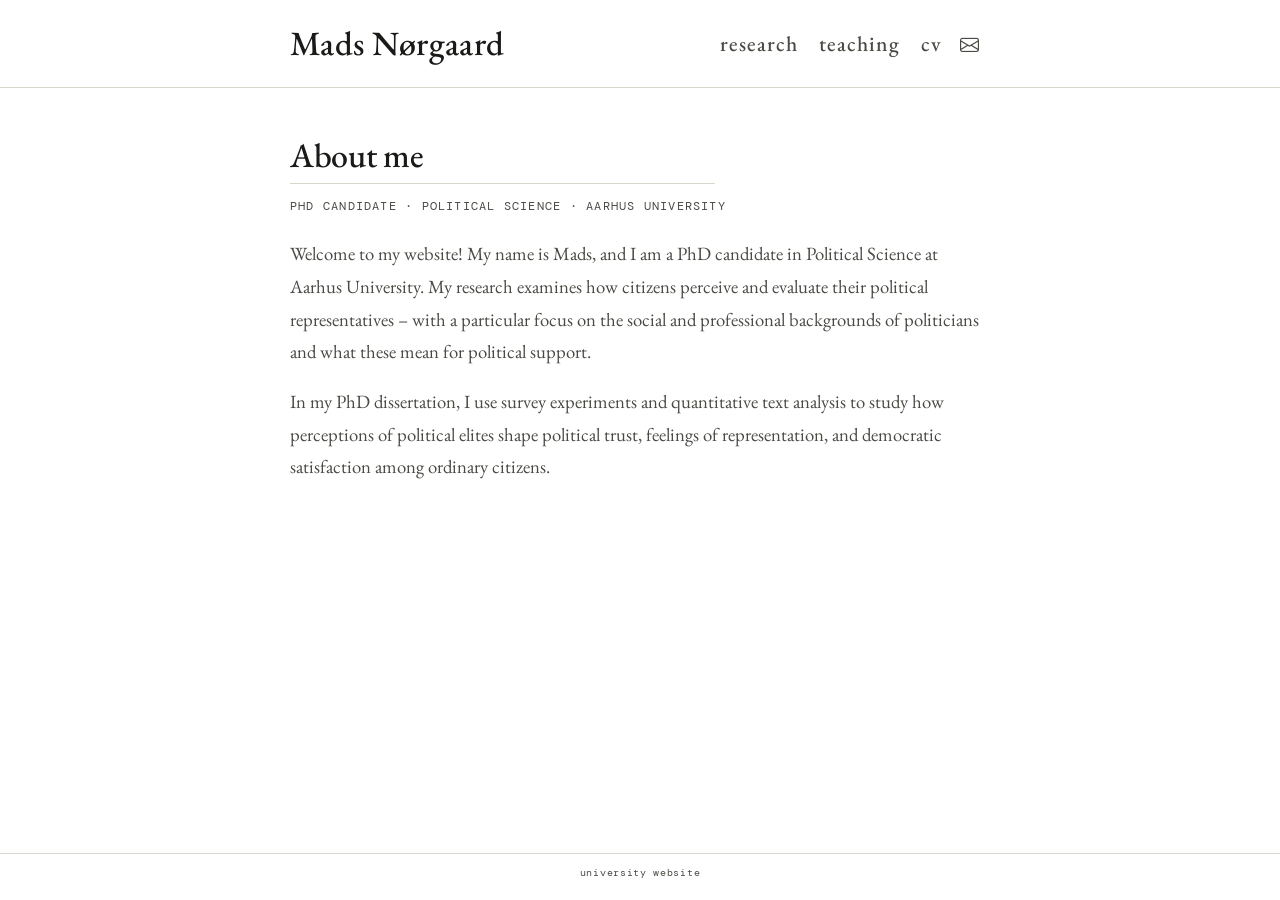
<file: index.html>
<!DOCTYPE html>
<html xmlns="http://www.w3.org/1999/xhtml" lang="en" xml:lang="en"><head>

<meta charset="utf-8">
<meta name="generator" content="quarto-1.9.35">

<meta name="viewport" content="width=device-width, initial-scale=1.0, user-scalable=yes">


<title>Mads Nørgaard</title>
<style>
/* Default styles provided by pandoc.
** See https://pandoc.org/MANUAL.html#variables-for-html for config info.
*/
code{white-space: pre-wrap;}
span.smallcaps{font-variant: small-caps;}
div.columns{display: flex; gap: min(4vw, 1.5em);}
div.column{flex: auto; overflow-x: auto;}
div.hanging-indent{margin-left: 1.5em; text-indent: -1.5em;}
ul.task-list{list-style: none;}
ul.task-list li input[type="checkbox"] {
  width: 0.8em;
  margin: 0 0.8em 0.2em -1em; /* quarto-specific, see https://github.com/quarto-dev/quarto-cli/issues/4556 */ 
  vertical-align: middle;
}
</style>


<script src="site_libs/quarto-nav/quarto-nav.js"></script>
<script src="site_libs/quarto-nav/headroom.min.js"></script>
<script src="site_libs/clipboard/clipboard.min.js"></script>
<script src="site_libs/quarto-html/quarto.js" type="module"></script>
<script src="site_libs/quarto-html/tabsets/tabsets.js" type="module"></script>
<script src="site_libs/quarto-html/popper.min.js"></script>
<script src="site_libs/quarto-html/tippy.umd.min.js"></script>
<script src="site_libs/quarto-html/anchor.min.js"></script>
<link href="site_libs/quarto-html/tippy.css" rel="stylesheet">
<link href="site_libs/quarto-html/quarto-syntax-highlighting-46f66b053e56abd73bb6e954d61a315b.css" rel="stylesheet" id="quarto-text-highlighting-styles">
<script src="site_libs/bootstrap/bootstrap.min.js"></script>
<link href="site_libs/bootstrap/bootstrap-icons.css" rel="stylesheet">
<link href="site_libs/bootstrap/bootstrap-a0f9fd0d421825b736dc1bbcbcba2219.min.css" rel="stylesheet" append-hash="true" id="quarto-bootstrap" data-mode="light">
<script id="quarto-search-options" type="application/json">{
  "language": {
    "search-no-results-text": "No results",
    "search-matching-documents-text": "matching documents",
    "search-copy-link-title": "Copy link to search",
    "search-hide-matches-text": "Hide additional matches",
    "search-more-match-text": "more match in this document",
    "search-more-matches-text": "more matches in this document",
    "search-clear-button-title": "Clear",
    "search-text-placeholder": "",
    "search-detached-cancel-button-title": "Cancel",
    "search-submit-button-title": "Submit",
    "search-label": "Search"
  }
}</script>


<link rel="stylesheet" href="styles.css">
</head>

<body class="nav-fixed home fullcontent quarto-light">

<div id="quarto-search-results"></div>
  <header id="quarto-header" class="headroom fixed-top">
    <nav class="navbar navbar-expand-lg " data-bs-theme="dark">
      <div class="navbar-container container-fluid">
      <div class="navbar-brand-container mx-auto">
    <a class="navbar-brand" href="./index.html">
    <span class="navbar-title">Mads Nørgaard</span>
    </a>
  </div>
          <button class="navbar-toggler" type="button" data-bs-toggle="collapse" data-bs-target="#navbarCollapse" aria-controls="navbarCollapse" role="menu" aria-expanded="false" aria-label="Toggle navigation" onclick="if (window.quartoToggleHeadroom) { window.quartoToggleHeadroom(); }">
  <span class="navbar-toggler-icon"></span>
</button>
          <div class="collapse navbar-collapse" id="navbarCollapse">
            <ul class="navbar-nav navbar-nav-scroll ms-auto">
  <li class="nav-item">
    <a class="nav-link" href="./research.html"> 
<span class="menu-text">research</span></a>
  </li>  
  <li class="nav-item">
    <a class="nav-link" href="./teaching.html"> 
<span class="menu-text">teaching</span></a>
  </li>  
  <li class="nav-item">
    <a class="nav-link" href="./cv.html"> 
<span class="menu-text">cv</span></a>
  </li>  
  <li class="nav-item compact">
    <a class="nav-link" href="mailto:mnr@ps.au.dk"> <i class="bi bi-envelope" role="img" aria-label="Email">
</i> 
<span class="menu-text"></span></a>
  </li>  
</ul>
          </div> <!-- /navcollapse -->
            <div class="quarto-navbar-tools">
</div>
      </div> <!-- /container-fluid -->
    </nav>
</header>
<!-- content -->
<div id="quarto-content" class="quarto-container page-columns page-rows-contents page-layout-article page-navbar">
<!-- sidebar -->
<!-- margin-sidebar -->
    
<!-- main -->
<main class="content" id="quarto-document-content"><header id="title-block-header" class="quarto-title-block"></header>




<section id="about-me" class="level1">
<h1>About me</h1>
<!-- # Mads Nørgaard -->
<p class="eyebrow">PhD Candidate · Political Science · Aarhus University</p>
<p>Welcome to my website! My name is Mads, and I am a PhD candidate in Political Science at Aarhus University. My research examines how citizens perceive and evaluate their political representatives – with a particular focus on the social and professional backgrounds of politicians and what these mean for political support.</p>
<p>In my PhD dissertation, I use survey experiments and quantitative text analysis to study how perceptions of political elites shape political trust, feelings of representation, and democratic satisfaction among ordinary citizens.</p>


</section>

</main> <!-- /main -->
<script>

function moveSlide(btn, direction) {

  const carousel = btn.parentElement;

  const track = carousel.querySelector('.carousel-track');

  const slides = track.querySelectorAll('.carousel-slide');

  let current = [...slides].findIndex(s => s.classList.contains('active'));

  slides[current].classList.remove('active');

  current = current + direction;

  slides[current].classList.add('active');



  carousel.querySelector('.prev').style.visibility = current === 0 ? 'hidden' : 'visible';

  carousel.querySelector('.next').style.visibility = current === slides.length - 1 ? 'hidden' : 'visible';

}



// Hide prev button on page load for all carousels

document.addEventListener('DOMContentLoaded', () => {

  document.querySelectorAll('.carousel').forEach(c => {

    c.querySelector('.prev').style.visibility = 'hidden';

  });

});

</script>
<script id="quarto-html-after-body" type="application/javascript">
  window.document.addEventListener("DOMContentLoaded", function (event) {
    const icon = "";
    const anchorJS = new window.AnchorJS();
    anchorJS.options = {
      placement: 'right',
      icon: icon
    };
    anchorJS.add('.anchored');
    const isCodeAnnotation = (el) => {
      for (const clz of el.classList) {
        if (clz.startsWith('code-annotation-')) {                     
          return true;
        }
      }
      return false;
    }
    const onCopySuccess = function(e) {
      // button target
      const button = e.trigger;
      // don't keep focus
      button.blur();
      // flash "checked"
      button.classList.add('code-copy-button-checked');
      var currentTitle = button.getAttribute("title");
      button.setAttribute("title", "Copied!");
      let tooltip;
      if (window.bootstrap) {
        button.setAttribute("data-bs-toggle", "tooltip");
        button.setAttribute("data-bs-placement", "left");
        button.setAttribute("data-bs-title", "Copied!");
        tooltip = new bootstrap.Tooltip(button, 
          { trigger: "manual", 
            customClass: "code-copy-button-tooltip",
            offset: [0, -8]});
        tooltip.show();    
      }
      setTimeout(function() {
        if (tooltip) {
          tooltip.hide();
          button.removeAttribute("data-bs-title");
          button.removeAttribute("data-bs-toggle");
          button.removeAttribute("data-bs-placement");
        }
        button.setAttribute("title", currentTitle);
        button.classList.remove('code-copy-button-checked');
      }, 1000);
      // clear code selection
      e.clearSelection();
    }
    const getTextToCopy = function(trigger) {
      const outerScaffold = trigger.parentElement.cloneNode(true);
      const codeEl = outerScaffold.querySelector('code');
      for (const childEl of codeEl.children) {
        if (isCodeAnnotation(childEl)) {
          childEl.remove();
        }
      }
      return codeEl.innerText;
    }
    const clipboard = new window.ClipboardJS('.code-copy-button:not([data-in-quarto-modal])', {
      text: getTextToCopy
    });
    clipboard.on('success', onCopySuccess);
    if (window.document.getElementById('quarto-embedded-source-code-modal')) {
      const clipboardModal = new window.ClipboardJS('.code-copy-button[data-in-quarto-modal]', {
        text: getTextToCopy,
        container: window.document.getElementById('quarto-embedded-source-code-modal')
      });
      clipboardModal.on('success', onCopySuccess);
    }
      var localhostRegex = new RegExp(/^(?:http|https):\/\/localhost\:?[0-9]*\//);
      var mailtoRegex = new RegExp(/^mailto:/);
        var filterRegex = new RegExp('/' + window.location.host + '/');
      var isInternal = (href) => {
          return filterRegex.test(href) || localhostRegex.test(href) || mailtoRegex.test(href);
      }
      // Inspect non-navigation links and adorn them if external
     var links = window.document.querySelectorAll('a[href]:not(.nav-link):not(.navbar-brand):not(.toc-action):not(.sidebar-link):not(.sidebar-item-toggle):not(.pagination-link):not(.no-external):not([aria-hidden]):not(.dropdown-item):not(.quarto-navigation-tool):not(.about-link)');
      for (var i=0; i<links.length; i++) {
        const link = links[i];
        if (!isInternal(link.href)) {
          // undo the damage that might have been done by quarto-nav.js in the case of
          // links that we want to consider external
          if (link.dataset.originalHref !== undefined) {
            link.href = link.dataset.originalHref;
          }
            // target, if specified
            link.setAttribute("target", "_blank");
            if (link.getAttribute("rel") === null) {
              link.setAttribute("rel", "noopener");
            }
        }
      }
    function tippyHover(el, contentFn, onTriggerFn, onUntriggerFn) {
      const config = {
        allowHTML: true,
        maxWidth: 500,
        delay: 100,
        arrow: false,
        appendTo: function(el) {
            return el.parentElement;
        },
        interactive: true,
        interactiveBorder: 10,
        theme: 'quarto',
        placement: 'bottom-start',
      };
      if (contentFn) {
        config.content = contentFn;
      }
      if (onTriggerFn) {
        config.onTrigger = onTriggerFn;
      }
      if (onUntriggerFn) {
        config.onUntrigger = onUntriggerFn;
      }
      window.tippy(el, config); 
    }
    const noterefs = window.document.querySelectorAll('a[role="doc-noteref"]');
    for (var i=0; i<noterefs.length; i++) {
      const ref = noterefs[i];
      tippyHover(ref, function() {
        // use id or data attribute instead here
        let href = ref.getAttribute('data-footnote-href') || ref.getAttribute('href');
        try { href = new URL(href).hash; } catch {}
        const id = href.replace(/^#\/?/, "");
        const note = window.document.getElementById(id);
        if (note) {
          return note.innerHTML;
        } else {
          return "";
        }
      });
    }
    const xrefs = window.document.querySelectorAll('a.quarto-xref');
    const processXRef = (id, note) => {
      // Strip column container classes
      const stripColumnClz = (el) => {
        el.classList.remove("page-full", "page-columns");
        if (el.children) {
          for (const child of el.children) {
            stripColumnClz(child);
          }
        }
      }
      stripColumnClz(note)
      if (id === null || id.startsWith('sec-')) {
        // Special case sections, only their first couple elements
        const container = document.createElement("div");
        if (note.children && note.children.length > 2) {
          container.appendChild(note.children[0].cloneNode(true));
          for (let i = 1; i < note.children.length; i++) {
            const child = note.children[i];
            if (child.tagName === "P" && child.innerText === "") {
              continue;
            } else {
              container.appendChild(child.cloneNode(true));
              break;
            }
          }
          if (window.Quarto?.typesetMath) {
            window.Quarto.typesetMath(container);
          }
          return container.innerHTML
        } else {
          if (window.Quarto?.typesetMath) {
            window.Quarto.typesetMath(note);
          }
          return note.innerHTML;
        }
      } else {
        // Remove any anchor links if they are present
        const anchorLink = note.querySelector('a.anchorjs-link');
        if (anchorLink) {
          anchorLink.remove();
        }
        if (window.Quarto?.typesetMath) {
          window.Quarto.typesetMath(note);
        }
        if (note.classList.contains("callout")) {
          return note.outerHTML;
        } else {
          return note.innerHTML;
        }
      }
    }
    for (var i=0; i<xrefs.length; i++) {
      const xref = xrefs[i];
      tippyHover(xref, undefined, function(instance) {
        instance.disable();
        let url = xref.getAttribute('href');
        let hash = undefined; 
        if (url.startsWith('#')) {
          hash = url;
        } else {
          try { hash = new URL(url).hash; } catch {}
        }
        if (hash) {
          const id = hash.replace(/^#\/?/, "");
          const note = window.document.getElementById(id);
          if (note !== null) {
            try {
              const html = processXRef(id, note.cloneNode(true));
              instance.setContent(html);
            } finally {
              instance.enable();
              instance.show();
            }
          } else {
            // See if we can fetch this
            fetch(url.split('#')[0])
            .then(res => res.text())
            .then(html => {
              const parser = new DOMParser();
              const htmlDoc = parser.parseFromString(html, "text/html");
              const note = htmlDoc.getElementById(id);
              if (note !== null) {
                const html = processXRef(id, note);
                instance.setContent(html);
              } 
            }).finally(() => {
              instance.enable();
              instance.show();
            });
          }
        } else {
          // See if we can fetch a full url (with no hash to target)
          // This is a special case and we should probably do some content thinning / targeting
          fetch(url)
          .then(res => res.text())
          .then(html => {
            const parser = new DOMParser();
            const htmlDoc = parser.parseFromString(html, "text/html");
            const note = htmlDoc.querySelector('main.content');
            if (note !== null) {
              // This should only happen for chapter cross references
              // (since there is no id in the URL)
              // remove the first header
              if (note.children.length > 0 && note.children[0].tagName === "HEADER") {
                note.children[0].remove();
              }
              const html = processXRef(null, note);
              instance.setContent(html);
            } 
          }).finally(() => {
            instance.enable();
            instance.show();
          });
        }
      }, function(instance) {
      });
    }
        let selectedAnnoteEl;
        const selectorForAnnotation = ( cell, annotation) => {
          let cellAttr = 'data-code-cell="' + cell + '"';
          let lineAttr = 'data-code-annotation="' +  annotation + '"';
          const selector = 'span[' + cellAttr + '][' + lineAttr + ']';
          return selector;
        }
        const selectCodeLines = (annoteEl) => {
          const doc = window.document;
          const targetCell = annoteEl.getAttribute("data-target-cell");
          const targetAnnotation = annoteEl.getAttribute("data-target-annotation");
          const annoteSpan = window.document.querySelector(selectorForAnnotation(targetCell, targetAnnotation));
          const lines = annoteSpan.getAttribute("data-code-lines").split(",");
          const lineIds = lines.map((line) => {
            return targetCell + "-" + line;
          })
          let top = null;
          let height = null;
          let parent = null;
          if (lineIds.length > 0) {
              //compute the position of the single el (top and bottom and make a div)
              const el = window.document.getElementById(lineIds[0]);
              top = el.offsetTop;
              height = el.offsetHeight;
              parent = el.parentElement.parentElement;
            if (lineIds.length > 1) {
              const lastEl = window.document.getElementById(lineIds[lineIds.length - 1]);
              const bottom = lastEl.offsetTop + lastEl.offsetHeight;
              height = bottom - top;
            }
            if (top !== null && height !== null && parent !== null) {
              // cook up a div (if necessary) and position it 
              let div = window.document.getElementById("code-annotation-line-highlight");
              if (div === null) {
                div = window.document.createElement("div");
                div.setAttribute("id", "code-annotation-line-highlight");
                div.style.position = 'absolute';
                parent.appendChild(div);
              }
              div.style.top = top - 2 + "px";
              div.style.height = height + 4 + "px";
              div.style.left = 0;
              let gutterDiv = window.document.getElementById("code-annotation-line-highlight-gutter");
              if (gutterDiv === null) {
                gutterDiv = window.document.createElement("div");
                gutterDiv.setAttribute("id", "code-annotation-line-highlight-gutter");
                gutterDiv.style.position = 'absolute';
                const codeCell = window.document.getElementById(targetCell);
                const gutter = codeCell.querySelector('.code-annotation-gutter');
                gutter.appendChild(gutterDiv);
              }
              gutterDiv.style.top = top - 2 + "px";
              gutterDiv.style.height = height + 4 + "px";
            }
            selectedAnnoteEl = annoteEl;
          }
        };
        const unselectCodeLines = () => {
          const elementsIds = ["code-annotation-line-highlight", "code-annotation-line-highlight-gutter"];
          elementsIds.forEach((elId) => {
            const div = window.document.getElementById(elId);
            if (div) {
              div.remove();
            }
          });
          selectedAnnoteEl = undefined;
        };
          // Handle positioning of the toggle
      window.addEventListener(
        "resize",
        throttle(() => {
          elRect = undefined;
          if (selectedAnnoteEl) {
            selectCodeLines(selectedAnnoteEl);
          }
        }, 10)
      );
      function throttle(fn, ms) {
      let throttle = false;
      let timer;
        return (...args) => {
          if(!throttle) { // first call gets through
              fn.apply(this, args);
              throttle = true;
          } else { // all the others get throttled
              if(timer) clearTimeout(timer); // cancel #2
              timer = setTimeout(() => {
                fn.apply(this, args);
                timer = throttle = false;
              }, ms);
          }
        };
      }
        // Attach click handler to the DT
        const annoteDls = window.document.querySelectorAll('dt[data-target-cell]');
        for (const annoteDlNode of annoteDls) {
          annoteDlNode.addEventListener('click', (event) => {
            const clickedEl = event.target;
            if (clickedEl !== selectedAnnoteEl) {
              unselectCodeLines();
              const activeEl = window.document.querySelector('dt[data-target-cell].code-annotation-active');
              if (activeEl) {
                activeEl.classList.remove('code-annotation-active');
              }
              selectCodeLines(clickedEl);
              clickedEl.classList.add('code-annotation-active');
            } else {
              // Unselect the line
              unselectCodeLines();
              clickedEl.classList.remove('code-annotation-active');
            }
          });
        }
    const findCites = (el) => {
      const parentEl = el.parentElement;
      if (parentEl) {
        const cites = parentEl.dataset.cites;
        if (cites) {
          return {
            el,
            cites: cites.split(' ')
          };
        } else {
          return findCites(el.parentElement)
        }
      } else {
        return undefined;
      }
    };
    var bibliorefs = window.document.querySelectorAll('a[role="doc-biblioref"]');
    for (var i=0; i<bibliorefs.length; i++) {
      const ref = bibliorefs[i];
      const citeInfo = findCites(ref);
      if (citeInfo) {
        tippyHover(citeInfo.el, function() {
          var popup = window.document.createElement('div');
          citeInfo.cites.forEach(function(cite) {
            var citeDiv = window.document.createElement('div');
            citeDiv.classList.add('hanging-indent');
            citeDiv.classList.add('csl-entry');
            var biblioDiv = window.document.getElementById('ref-' + cite);
            if (biblioDiv) {
              citeDiv.innerHTML = biblioDiv.innerHTML;
            }
            popup.appendChild(citeDiv);
          });
          return popup.innerHTML;
        });
      }
    }
  });
  </script>
</div> <!-- /content -->
<footer class="footer">
  <div class="nav-footer">
    <div class="nav-footer-left">
      &nbsp;
    </div>   
    <div class="nav-footer-center">
      <ul class="footer-items list-unstyled">
    <li class="nav-item">
    <a class="nav-link" href="https://www.au.dk/mnr@ps.au.dk">
<p>university website</p>
</a>
  </li>  
</ul>
    </div>
    <div class="nav-footer-right">
      &nbsp;
    </div>
  </div>
</footer>




</body></html>
</file>
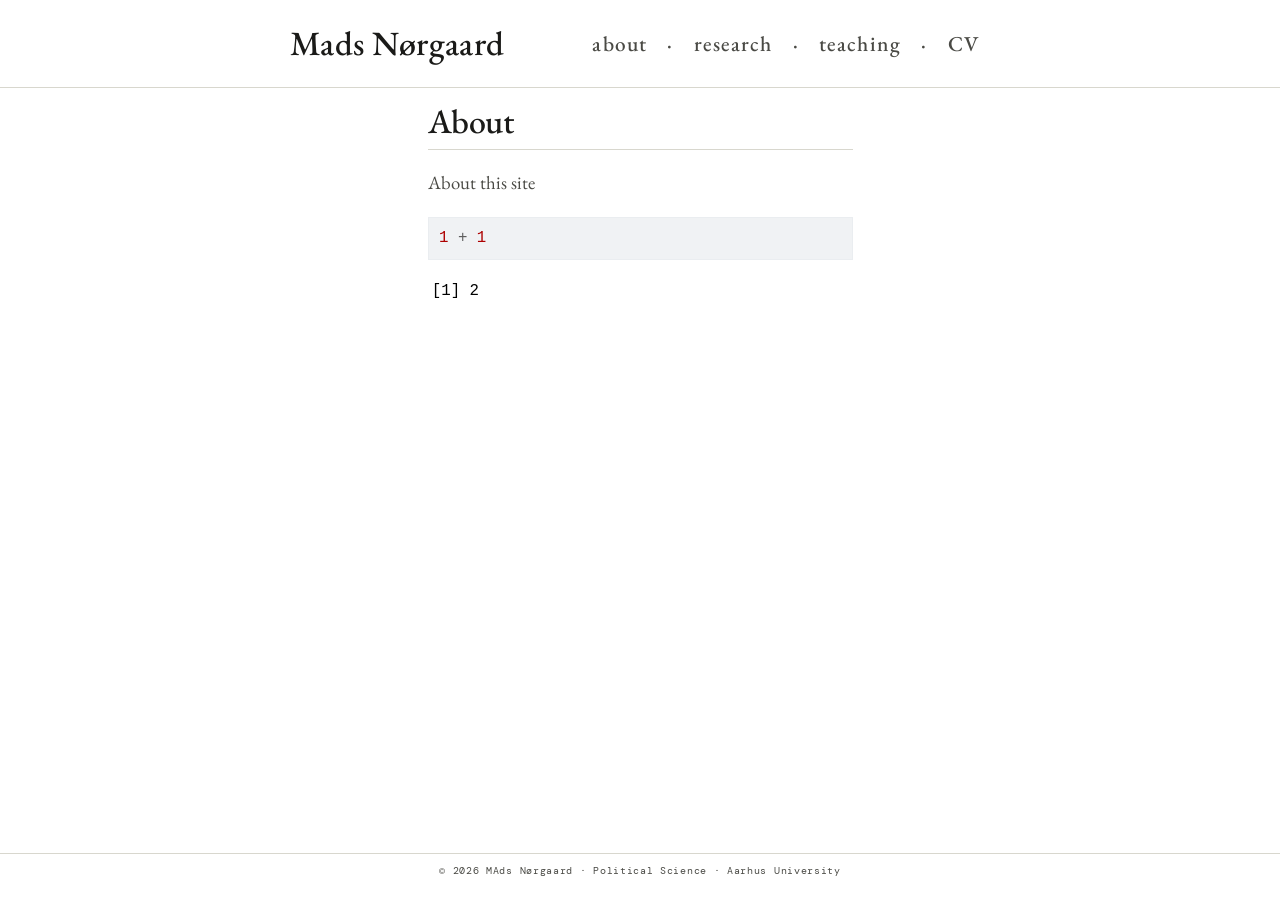
<file: about.html>
<!DOCTYPE html>
<html xmlns="http://www.w3.org/1999/xhtml" lang="en" xml:lang="en"><head>

<meta charset="utf-8">
<meta name="generator" content="quarto-1.9.35">

<meta name="viewport" content="width=device-width, initial-scale=1.0, user-scalable=yes">


<title>About – Mads Nørgaard</title>
<style>
/* Default styles provided by pandoc.
** See https://pandoc.org/MANUAL.html#variables-for-html for config info.
*/
code{white-space: pre-wrap;}
span.smallcaps{font-variant: small-caps;}
div.columns{display: flex; gap: min(4vw, 1.5em);}
div.column{flex: auto; overflow-x: auto;}
div.hanging-indent{margin-left: 1.5em; text-indent: -1.5em;}
ul.task-list{list-style: none;}
ul.task-list li input[type="checkbox"] {
  width: 0.8em;
  margin: 0 0.8em 0.2em -1em; /* quarto-specific, see https://github.com/quarto-dev/quarto-cli/issues/4556 */ 
  vertical-align: middle;
}
/* CSS for syntax highlighting */
html { -webkit-text-size-adjust: 100%; }
pre > code.sourceCode { white-space: pre; position: relative; }
pre > code.sourceCode > span { display: inline-block; line-height: 1.25; }
pre > code.sourceCode > span:empty { height: 1.2em; }
.sourceCode { overflow: visible; }
code.sourceCode > span { color: inherit; text-decoration: inherit; }
div.sourceCode { margin: 1em 0; }
pre.sourceCode { margin: 0; }
@media screen {
div.sourceCode { overflow: auto; }
}
@media print {
pre > code.sourceCode { white-space: pre-wrap; }
pre > code.sourceCode > span { text-indent: -5em; padding-left: 5em; }
}
pre.numberSource code
  { counter-reset: source-line 0; }
pre.numberSource code > span
  { position: relative; left: -4em; counter-increment: source-line; }
pre.numberSource code > span > a:first-child::before
  { content: counter(source-line);
    position: relative; left: -1em; text-align: right; vertical-align: baseline;
    border: none; display: inline-block;
    -webkit-touch-callout: none; -webkit-user-select: none;
    -khtml-user-select: none; -moz-user-select: none;
    -ms-user-select: none; user-select: none;
    padding: 0 4px; width: 4em;
  }
pre.numberSource { margin-left: 3em;  padding-left: 4px; }
div.sourceCode
  {   }
@media screen {
pre > code.sourceCode > span > a:first-child::before { text-decoration: underline; }
}
</style>


<script src="site_libs/quarto-nav/quarto-nav.js"></script>
<script src="site_libs/quarto-nav/headroom.min.js"></script>
<script src="site_libs/clipboard/clipboard.min.js"></script>
<script src="site_libs/quarto-html/quarto.js" type="module"></script>
<script src="site_libs/quarto-html/tabsets/tabsets.js" type="module"></script>
<script src="site_libs/quarto-html/popper.min.js"></script>
<script src="site_libs/quarto-html/tippy.umd.min.js"></script>
<script src="site_libs/quarto-html/anchor.min.js"></script>
<link href="site_libs/quarto-html/tippy.css" rel="stylesheet">
<link href="site_libs/quarto-html/quarto-syntax-highlighting-46f66b053e56abd73bb6e954d61a315b.css" rel="stylesheet" id="quarto-text-highlighting-styles">
<script src="site_libs/bootstrap/bootstrap.min.js"></script>
<link href="site_libs/bootstrap/bootstrap-icons.css" rel="stylesheet">
<link href="site_libs/bootstrap/bootstrap-a0f9fd0d421825b736dc1bbcbcba2219.min.css" rel="stylesheet" append-hash="true" id="quarto-bootstrap" data-mode="light">
<script id="quarto-search-options" type="application/json">{
  "language": {
    "search-no-results-text": "No results",
    "search-matching-documents-text": "matching documents",
    "search-copy-link-title": "Copy link to search",
    "search-hide-matches-text": "Hide additional matches",
    "search-more-match-text": "more match in this document",
    "search-more-matches-text": "more matches in this document",
    "search-clear-button-title": "Clear",
    "search-text-placeholder": "",
    "search-detached-cancel-button-title": "Cancel",
    "search-submit-button-title": "Submit",
    "search-label": "Search"
  }
}</script>


<link rel="stylesheet" href="custom.css">
</head>

<body class="nav-fixed fullcontent quarto-light">

<div id="quarto-search-results"></div>
  <header id="quarto-header" class="headroom fixed-top">
    <nav class="navbar navbar-expand-lg " data-bs-theme="dark">
      <div class="navbar-container container-fluid">
      <div class="navbar-brand-container mx-auto">
    <a class="navbar-brand" href="./index.html">
    <span class="navbar-title">Mads Nørgaard</span>
    </a>
  </div>
          <button class="navbar-toggler" type="button" data-bs-toggle="collapse" data-bs-target="#navbarCollapse" aria-controls="navbarCollapse" role="menu" aria-expanded="false" aria-label="Toggle navigation" onclick="if (window.quartoToggleHeadroom) { window.quartoToggleHeadroom(); }">
  <span class="navbar-toggler-icon"></span>
</button>
          <div class="collapse navbar-collapse" id="navbarCollapse">
            <ul class="navbar-nav navbar-nav-scroll ms-auto">
  <li class="nav-item">
    <a class="nav-link" href="./index.html"> 
<span class="menu-text">about</span></a>
  </li>  
  <li class="nav-item">
    <a class="nav-link" href="./#"> 
<span class="menu-text">·</span></a>
  </li>  
  <li class="nav-item">
    <a class="nav-link" href="./research.html"> 
<span class="menu-text">research</span></a>
  </li>  
  <li class="nav-item">
    <a class="nav-link" href="./#"> 
<span class="menu-text">·</span></a>
  </li>  
  <li class="nav-item">
    <a class="nav-link" href="./teaching.html"> 
<span class="menu-text">teaching</span></a>
  </li>  
  <li class="nav-item">
    <a class="nav-link" href="./#"> 
<span class="menu-text">·</span></a>
  </li>  
  <li class="nav-item">
    <a class="nav-link" href="./cv.html"> 
<span class="menu-text">CV</span></a>
  </li>  
</ul>
          </div> <!-- /navcollapse -->
            <div class="quarto-navbar-tools">
</div>
      </div> <!-- /container-fluid -->
    </nav>
</header>
<!-- content -->
<div id="quarto-content" class="quarto-container page-columns page-rows-contents page-layout-article page-navbar">
<!-- sidebar -->
<!-- margin-sidebar -->
    
<!-- main -->
<main class="content" id="quarto-document-content">

<header id="title-block-header" class="quarto-title-block default">
<div class="quarto-title">
<h1 class="title">About</h1>
</div>



<div class="quarto-title-meta">

    
  
    
  </div>
  


</header>


<p>About this site</p>
<div class="cell">
<div class="code-copy-outer-scaffold"><div class="sourceCode cell-code" id="cb1"><pre class="sourceCode r code-with-copy"><code class="sourceCode r"><span id="cb1-1"><a href="#cb1-1" aria-hidden="true" tabindex="-1"></a><span class="dv">1</span> <span class="sc">+</span> <span class="dv">1</span></span></code></pre></div><button title="Copy to Clipboard" class="code-copy-button"><i class="bi"></i></button></div>
<div class="cell-output cell-output-stdout">
<pre><code>[1] 2</code></pre>
</div>
</div>



</main> <!-- /main -->
<script>

function moveSlide(btn, direction) {

  const carousel = btn.parentElement;

  const track = carousel.querySelector('.carousel-track');

  const slides = track.querySelectorAll('.carousel-slide');

  let current = [...slides].findIndex(s => s.classList.contains('active'));

  slides[current].classList.remove('active');

  current = current + direction;

  slides[current].classList.add('active');



  carousel.querySelector('.prev').style.visibility = current === 0 ? 'hidden' : 'visible';

  carousel.querySelector('.next').style.visibility = current === slides.length - 1 ? 'hidden' : 'visible';

}



// Hide prev button on page load for all carousels

document.addEventListener('DOMContentLoaded', () => {

  document.querySelectorAll('.carousel').forEach(c => {

    c.querySelector('.prev').style.visibility = 'hidden';

  });

});

</script>
<script id="quarto-html-after-body" type="application/javascript">
  window.document.addEventListener("DOMContentLoaded", function (event) {
    const icon = "";
    const anchorJS = new window.AnchorJS();
    anchorJS.options = {
      placement: 'right',
      icon: icon
    };
    anchorJS.add('.anchored');
    const isCodeAnnotation = (el) => {
      for (const clz of el.classList) {
        if (clz.startsWith('code-annotation-')) {                     
          return true;
        }
      }
      return false;
    }
    const onCopySuccess = function(e) {
      // button target
      const button = e.trigger;
      // don't keep focus
      button.blur();
      // flash "checked"
      button.classList.add('code-copy-button-checked');
      var currentTitle = button.getAttribute("title");
      button.setAttribute("title", "Copied!");
      let tooltip;
      if (window.bootstrap) {
        button.setAttribute("data-bs-toggle", "tooltip");
        button.setAttribute("data-bs-placement", "left");
        button.setAttribute("data-bs-title", "Copied!");
        tooltip = new bootstrap.Tooltip(button, 
          { trigger: "manual", 
            customClass: "code-copy-button-tooltip",
            offset: [0, -8]});
        tooltip.show();    
      }
      setTimeout(function() {
        if (tooltip) {
          tooltip.hide();
          button.removeAttribute("data-bs-title");
          button.removeAttribute("data-bs-toggle");
          button.removeAttribute("data-bs-placement");
        }
        button.setAttribute("title", currentTitle);
        button.classList.remove('code-copy-button-checked');
      }, 1000);
      // clear code selection
      e.clearSelection();
    }
    const getTextToCopy = function(trigger) {
      const outerScaffold = trigger.parentElement.cloneNode(true);
      const codeEl = outerScaffold.querySelector('code');
      for (const childEl of codeEl.children) {
        if (isCodeAnnotation(childEl)) {
          childEl.remove();
        }
      }
      return codeEl.innerText;
    }
    const clipboard = new window.ClipboardJS('.code-copy-button:not([data-in-quarto-modal])', {
      text: getTextToCopy
    });
    clipboard.on('success', onCopySuccess);
    if (window.document.getElementById('quarto-embedded-source-code-modal')) {
      const clipboardModal = new window.ClipboardJS('.code-copy-button[data-in-quarto-modal]', {
        text: getTextToCopy,
        container: window.document.getElementById('quarto-embedded-source-code-modal')
      });
      clipboardModal.on('success', onCopySuccess);
    }
      var localhostRegex = new RegExp(/^(?:http|https):\/\/localhost\:?[0-9]*\//);
      var mailtoRegex = new RegExp(/^mailto:/);
        var filterRegex = new RegExp('/' + window.location.host + '/');
      var isInternal = (href) => {
          return filterRegex.test(href) || localhostRegex.test(href) || mailtoRegex.test(href);
      }
      // Inspect non-navigation links and adorn them if external
     var links = window.document.querySelectorAll('a[href]:not(.nav-link):not(.navbar-brand):not(.toc-action):not(.sidebar-link):not(.sidebar-item-toggle):not(.pagination-link):not(.no-external):not([aria-hidden]):not(.dropdown-item):not(.quarto-navigation-tool):not(.about-link)');
      for (var i=0; i<links.length; i++) {
        const link = links[i];
        if (!isInternal(link.href)) {
          // undo the damage that might have been done by quarto-nav.js in the case of
          // links that we want to consider external
          if (link.dataset.originalHref !== undefined) {
            link.href = link.dataset.originalHref;
          }
            // target, if specified
            link.setAttribute("target", "_blank");
            if (link.getAttribute("rel") === null) {
              link.setAttribute("rel", "noopener");
            }
        }
      }
    function tippyHover(el, contentFn, onTriggerFn, onUntriggerFn) {
      const config = {
        allowHTML: true,
        maxWidth: 500,
        delay: 100,
        arrow: false,
        appendTo: function(el) {
            return el.parentElement;
        },
        interactive: true,
        interactiveBorder: 10,
        theme: 'quarto',
        placement: 'bottom-start',
      };
      if (contentFn) {
        config.content = contentFn;
      }
      if (onTriggerFn) {
        config.onTrigger = onTriggerFn;
      }
      if (onUntriggerFn) {
        config.onUntrigger = onUntriggerFn;
      }
      window.tippy(el, config); 
    }
    const noterefs = window.document.querySelectorAll('a[role="doc-noteref"]');
    for (var i=0; i<noterefs.length; i++) {
      const ref = noterefs[i];
      tippyHover(ref, function() {
        // use id or data attribute instead here
        let href = ref.getAttribute('data-footnote-href') || ref.getAttribute('href');
        try { href = new URL(href).hash; } catch {}
        const id = href.replace(/^#\/?/, "");
        const note = window.document.getElementById(id);
        if (note) {
          return note.innerHTML;
        } else {
          return "";
        }
      });
    }
    const xrefs = window.document.querySelectorAll('a.quarto-xref');
    const processXRef = (id, note) => {
      // Strip column container classes
      const stripColumnClz = (el) => {
        el.classList.remove("page-full", "page-columns");
        if (el.children) {
          for (const child of el.children) {
            stripColumnClz(child);
          }
        }
      }
      stripColumnClz(note)
      if (id === null || id.startsWith('sec-')) {
        // Special case sections, only their first couple elements
        const container = document.createElement("div");
        if (note.children && note.children.length > 2) {
          container.appendChild(note.children[0].cloneNode(true));
          for (let i = 1; i < note.children.length; i++) {
            const child = note.children[i];
            if (child.tagName === "P" && child.innerText === "") {
              continue;
            } else {
              container.appendChild(child.cloneNode(true));
              break;
            }
          }
          if (window.Quarto?.typesetMath) {
            window.Quarto.typesetMath(container);
          }
          return container.innerHTML
        } else {
          if (window.Quarto?.typesetMath) {
            window.Quarto.typesetMath(note);
          }
          return note.innerHTML;
        }
      } else {
        // Remove any anchor links if they are present
        const anchorLink = note.querySelector('a.anchorjs-link');
        if (anchorLink) {
          anchorLink.remove();
        }
        if (window.Quarto?.typesetMath) {
          window.Quarto.typesetMath(note);
        }
        if (note.classList.contains("callout")) {
          return note.outerHTML;
        } else {
          return note.innerHTML;
        }
      }
    }
    for (var i=0; i<xrefs.length; i++) {
      const xref = xrefs[i];
      tippyHover(xref, undefined, function(instance) {
        instance.disable();
        let url = xref.getAttribute('href');
        let hash = undefined; 
        if (url.startsWith('#')) {
          hash = url;
        } else {
          try { hash = new URL(url).hash; } catch {}
        }
        if (hash) {
          const id = hash.replace(/^#\/?/, "");
          const note = window.document.getElementById(id);
          if (note !== null) {
            try {
              const html = processXRef(id, note.cloneNode(true));
              instance.setContent(html);
            } finally {
              instance.enable();
              instance.show();
            }
          } else {
            // See if we can fetch this
            fetch(url.split('#')[0])
            .then(res => res.text())
            .then(html => {
              const parser = new DOMParser();
              const htmlDoc = parser.parseFromString(html, "text/html");
              const note = htmlDoc.getElementById(id);
              if (note !== null) {
                const html = processXRef(id, note);
                instance.setContent(html);
              } 
            }).finally(() => {
              instance.enable();
              instance.show();
            });
          }
        } else {
          // See if we can fetch a full url (with no hash to target)
          // This is a special case and we should probably do some content thinning / targeting
          fetch(url)
          .then(res => res.text())
          .then(html => {
            const parser = new DOMParser();
            const htmlDoc = parser.parseFromString(html, "text/html");
            const note = htmlDoc.querySelector('main.content');
            if (note !== null) {
              // This should only happen for chapter cross references
              // (since there is no id in the URL)
              // remove the first header
              if (note.children.length > 0 && note.children[0].tagName === "HEADER") {
                note.children[0].remove();
              }
              const html = processXRef(null, note);
              instance.setContent(html);
            } 
          }).finally(() => {
            instance.enable();
            instance.show();
          });
        }
      }, function(instance) {
      });
    }
        let selectedAnnoteEl;
        const selectorForAnnotation = ( cell, annotation) => {
          let cellAttr = 'data-code-cell="' + cell + '"';
          let lineAttr = 'data-code-annotation="' +  annotation + '"';
          const selector = 'span[' + cellAttr + '][' + lineAttr + ']';
          return selector;
        }
        const selectCodeLines = (annoteEl) => {
          const doc = window.document;
          const targetCell = annoteEl.getAttribute("data-target-cell");
          const targetAnnotation = annoteEl.getAttribute("data-target-annotation");
          const annoteSpan = window.document.querySelector(selectorForAnnotation(targetCell, targetAnnotation));
          const lines = annoteSpan.getAttribute("data-code-lines").split(",");
          const lineIds = lines.map((line) => {
            return targetCell + "-" + line;
          })
          let top = null;
          let height = null;
          let parent = null;
          if (lineIds.length > 0) {
              //compute the position of the single el (top and bottom and make a div)
              const el = window.document.getElementById(lineIds[0]);
              top = el.offsetTop;
              height = el.offsetHeight;
              parent = el.parentElement.parentElement;
            if (lineIds.length > 1) {
              const lastEl = window.document.getElementById(lineIds[lineIds.length - 1]);
              const bottom = lastEl.offsetTop + lastEl.offsetHeight;
              height = bottom - top;
            }
            if (top !== null && height !== null && parent !== null) {
              // cook up a div (if necessary) and position it 
              let div = window.document.getElementById("code-annotation-line-highlight");
              if (div === null) {
                div = window.document.createElement("div");
                div.setAttribute("id", "code-annotation-line-highlight");
                div.style.position = 'absolute';
                parent.appendChild(div);
              }
              div.style.top = top - 2 + "px";
              div.style.height = height + 4 + "px";
              div.style.left = 0;
              let gutterDiv = window.document.getElementById("code-annotation-line-highlight-gutter");
              if (gutterDiv === null) {
                gutterDiv = window.document.createElement("div");
                gutterDiv.setAttribute("id", "code-annotation-line-highlight-gutter");
                gutterDiv.style.position = 'absolute';
                const codeCell = window.document.getElementById(targetCell);
                const gutter = codeCell.querySelector('.code-annotation-gutter');
                gutter.appendChild(gutterDiv);
              }
              gutterDiv.style.top = top - 2 + "px";
              gutterDiv.style.height = height + 4 + "px";
            }
            selectedAnnoteEl = annoteEl;
          }
        };
        const unselectCodeLines = () => {
          const elementsIds = ["code-annotation-line-highlight", "code-annotation-line-highlight-gutter"];
          elementsIds.forEach((elId) => {
            const div = window.document.getElementById(elId);
            if (div) {
              div.remove();
            }
          });
          selectedAnnoteEl = undefined;
        };
          // Handle positioning of the toggle
      window.addEventListener(
        "resize",
        throttle(() => {
          elRect = undefined;
          if (selectedAnnoteEl) {
            selectCodeLines(selectedAnnoteEl);
          }
        }, 10)
      );
      function throttle(fn, ms) {
      let throttle = false;
      let timer;
        return (...args) => {
          if(!throttle) { // first call gets through
              fn.apply(this, args);
              throttle = true;
          } else { // all the others get throttled
              if(timer) clearTimeout(timer); // cancel #2
              timer = setTimeout(() => {
                fn.apply(this, args);
                timer = throttle = false;
              }, ms);
          }
        };
      }
        // Attach click handler to the DT
        const annoteDls = window.document.querySelectorAll('dt[data-target-cell]');
        for (const annoteDlNode of annoteDls) {
          annoteDlNode.addEventListener('click', (event) => {
            const clickedEl = event.target;
            if (clickedEl !== selectedAnnoteEl) {
              unselectCodeLines();
              const activeEl = window.document.querySelector('dt[data-target-cell].code-annotation-active');
              if (activeEl) {
                activeEl.classList.remove('code-annotation-active');
              }
              selectCodeLines(clickedEl);
              clickedEl.classList.add('code-annotation-active');
            } else {
              // Unselect the line
              unselectCodeLines();
              clickedEl.classList.remove('code-annotation-active');
            }
          });
        }
    const findCites = (el) => {
      const parentEl = el.parentElement;
      if (parentEl) {
        const cites = parentEl.dataset.cites;
        if (cites) {
          return {
            el,
            cites: cites.split(' ')
          };
        } else {
          return findCites(el.parentElement)
        }
      } else {
        return undefined;
      }
    };
    var bibliorefs = window.document.querySelectorAll('a[role="doc-biblioref"]');
    for (var i=0; i<bibliorefs.length; i++) {
      const ref = bibliorefs[i];
      const citeInfo = findCites(ref);
      if (citeInfo) {
        tippyHover(citeInfo.el, function() {
          var popup = window.document.createElement('div');
          citeInfo.cites.forEach(function(cite) {
            var citeDiv = window.document.createElement('div');
            citeDiv.classList.add('hanging-indent');
            citeDiv.classList.add('csl-entry');
            var biblioDiv = window.document.getElementById('ref-' + cite);
            if (biblioDiv) {
              citeDiv.innerHTML = biblioDiv.innerHTML;
            }
            popup.appendChild(citeDiv);
          });
          return popup.innerHTML;
        });
      }
    }
  });
  </script>
</div> <!-- /content -->
<footer class="footer">
  <div class="nav-footer">
    <div class="nav-footer-left">
      &nbsp;
    </div>   
    <div class="nav-footer-center">
<p>© 2026 MAds Nørgaard · Political Science · Aarhus University</p>
</div>
    <div class="nav-footer-right">
      &nbsp;
    </div>
  </div>
</footer>




</body></html>
</file>
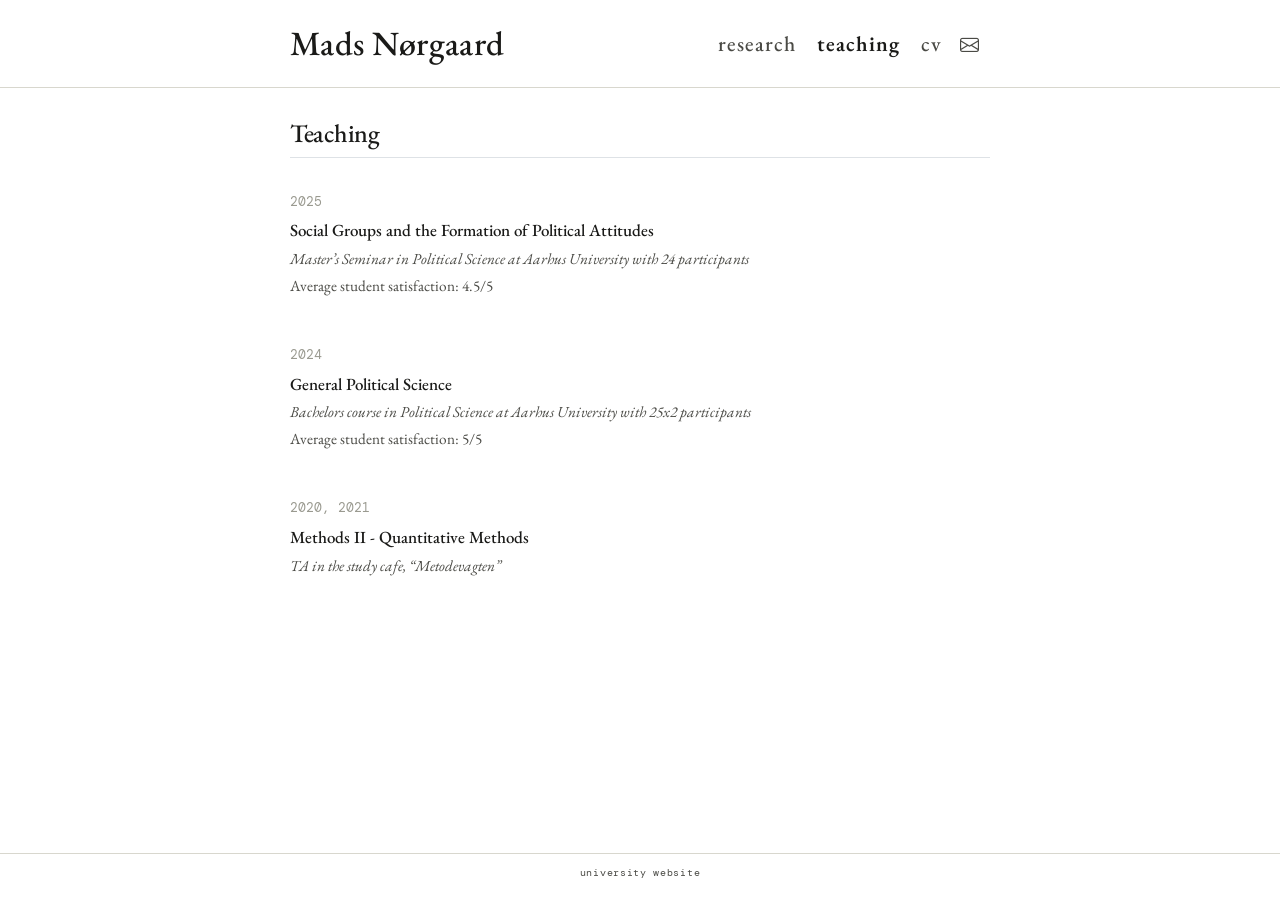
<file: teaching.html>
<!DOCTYPE html>
<html xmlns="http://www.w3.org/1999/xhtml" lang="en" xml:lang="en"><head>

<meta charset="utf-8">
<meta name="generator" content="quarto-1.9.35">

<meta name="viewport" content="width=device-width, initial-scale=1.0, user-scalable=yes">


<title>teaching – Mads Nørgaard</title>
<style>
/* Default styles provided by pandoc.
** See https://pandoc.org/MANUAL.html#variables-for-html for config info.
*/
code{white-space: pre-wrap;}
span.smallcaps{font-variant: small-caps;}
div.columns{display: flex; gap: min(4vw, 1.5em);}
div.column{flex: auto; overflow-x: auto;}
div.hanging-indent{margin-left: 1.5em; text-indent: -1.5em;}
ul.task-list{list-style: none;}
ul.task-list li input[type="checkbox"] {
  width: 0.8em;
  margin: 0 0.8em 0.2em -1em; /* quarto-specific, see https://github.com/quarto-dev/quarto-cli/issues/4556 */ 
  vertical-align: middle;
}
</style>


<script src="site_libs/quarto-nav/quarto-nav.js"></script>
<script src="site_libs/quarto-nav/headroom.min.js"></script>
<script src="site_libs/clipboard/clipboard.min.js"></script>
<script src="site_libs/quarto-html/quarto.js" type="module"></script>
<script src="site_libs/quarto-html/tabsets/tabsets.js" type="module"></script>
<script src="site_libs/quarto-html/popper.min.js"></script>
<script src="site_libs/quarto-html/tippy.umd.min.js"></script>
<script src="site_libs/quarto-html/anchor.min.js"></script>
<link href="site_libs/quarto-html/tippy.css" rel="stylesheet">
<link href="site_libs/quarto-html/quarto-syntax-highlighting-46f66b053e56abd73bb6e954d61a315b.css" rel="stylesheet" id="quarto-text-highlighting-styles">
<script src="site_libs/bootstrap/bootstrap.min.js"></script>
<link href="site_libs/bootstrap/bootstrap-icons.css" rel="stylesheet">
<link href="site_libs/bootstrap/bootstrap-a0f9fd0d421825b736dc1bbcbcba2219.min.css" rel="stylesheet" append-hash="true" id="quarto-bootstrap" data-mode="light">
<script id="quarto-search-options" type="application/json">{
  "language": {
    "search-no-results-text": "No results",
    "search-matching-documents-text": "matching documents",
    "search-copy-link-title": "Copy link to search",
    "search-hide-matches-text": "Hide additional matches",
    "search-more-match-text": "more match in this document",
    "search-more-matches-text": "more matches in this document",
    "search-clear-button-title": "Clear",
    "search-text-placeholder": "",
    "search-detached-cancel-button-title": "Cancel",
    "search-submit-button-title": "Submit",
    "search-label": "Search"
  }
}</script>


<link rel="stylesheet" href="styles.css">
</head>

<body class="nav-fixed fullcontent quarto-light">

<div id="quarto-search-results"></div>
  <header id="quarto-header" class="headroom fixed-top">
    <nav class="navbar navbar-expand-lg " data-bs-theme="dark">
      <div class="navbar-container container-fluid">
      <div class="navbar-brand-container mx-auto">
    <a class="navbar-brand" href="./index.html">
    <span class="navbar-title">Mads Nørgaard</span>
    </a>
  </div>
          <button class="navbar-toggler" type="button" data-bs-toggle="collapse" data-bs-target="#navbarCollapse" aria-controls="navbarCollapse" role="menu" aria-expanded="false" aria-label="Toggle navigation" onclick="if (window.quartoToggleHeadroom) { window.quartoToggleHeadroom(); }">
  <span class="navbar-toggler-icon"></span>
</button>
          <div class="collapse navbar-collapse" id="navbarCollapse">
            <ul class="navbar-nav navbar-nav-scroll ms-auto">
  <li class="nav-item">
    <a class="nav-link" href="./research.html"> 
<span class="menu-text">research</span></a>
  </li>  
  <li class="nav-item">
    <a class="nav-link active" href="./teaching.html" aria-current="page"> 
<span class="menu-text">teaching</span></a>
  </li>  
  <li class="nav-item">
    <a class="nav-link" href="./cv.html"> 
<span class="menu-text">cv</span></a>
  </li>  
  <li class="nav-item compact">
    <a class="nav-link" href="mailto:mnr@ps.au.dk"> <i class="bi bi-envelope" role="img" aria-label="Email">
</i> 
<span class="menu-text"></span></a>
  </li>  
</ul>
          </div> <!-- /navcollapse -->
            <div class="quarto-navbar-tools">
</div>
      </div> <!-- /container-fluid -->
    </nav>
</header>
<!-- content -->
<div id="quarto-content" class="quarto-container page-columns page-rows-contents page-layout-article page-navbar">
<!-- sidebar -->
<!-- margin-sidebar -->
    
<!-- main -->
<main class="content" id="quarto-document-content"><header id="title-block-header" class="quarto-title-block"></header>




<section id="teaching" class="level2">
<h2 class="anchored" data-anchor-id="teaching">Teaching</h2>
<div class="cv-entry">
<p><span class="cv-year">2025</span> <span class="cv-title">Social Groups and the Formation of Political Attitudes</span> <span class="cv-sub">Master’s Seminar in Political Science at Aarhus University with 24 participants</span> <span class="cv-sub-sub">Average student satisfaction: 4.5/5</span></p>
</div>
<div class="cv-entry">
<p><span class="cv-year">2024</span> <span class="cv-title">General Political Science</span> <span class="cv-sub">Bachelors course in Political Science at Aarhus University with 25x2 participants</span> <span class="cv-sub-sub">Average student satisfaction: 5/5</span></p>
</div>
<div class="cv-entry">
<p><span class="cv-year">2020, 2021</span> <span class="cv-title">Methods II - Quantitative Methods</span> <span class="cv-sub">TA in the study cafe, “Metodevagten”</span></p>
</div>


</section>

</main> <!-- /main -->
<script>

function moveSlide(btn, direction) {

  const carousel = btn.parentElement;

  const track = carousel.querySelector('.carousel-track');

  const slides = track.querySelectorAll('.carousel-slide');

  let current = [...slides].findIndex(s => s.classList.contains('active'));

  slides[current].classList.remove('active');

  current = current + direction;

  slides[current].classList.add('active');



  carousel.querySelector('.prev').style.visibility = current === 0 ? 'hidden' : 'visible';

  carousel.querySelector('.next').style.visibility = current === slides.length - 1 ? 'hidden' : 'visible';

}



// Hide prev button on page load for all carousels

document.addEventListener('DOMContentLoaded', () => {

  document.querySelectorAll('.carousel').forEach(c => {

    c.querySelector('.prev').style.visibility = 'hidden';

  });

});

</script>
<script id="quarto-html-after-body" type="application/javascript">
  window.document.addEventListener("DOMContentLoaded", function (event) {
    const icon = "";
    const anchorJS = new window.AnchorJS();
    anchorJS.options = {
      placement: 'right',
      icon: icon
    };
    anchorJS.add('.anchored');
    const isCodeAnnotation = (el) => {
      for (const clz of el.classList) {
        if (clz.startsWith('code-annotation-')) {                     
          return true;
        }
      }
      return false;
    }
    const onCopySuccess = function(e) {
      // button target
      const button = e.trigger;
      // don't keep focus
      button.blur();
      // flash "checked"
      button.classList.add('code-copy-button-checked');
      var currentTitle = button.getAttribute("title");
      button.setAttribute("title", "Copied!");
      let tooltip;
      if (window.bootstrap) {
        button.setAttribute("data-bs-toggle", "tooltip");
        button.setAttribute("data-bs-placement", "left");
        button.setAttribute("data-bs-title", "Copied!");
        tooltip = new bootstrap.Tooltip(button, 
          { trigger: "manual", 
            customClass: "code-copy-button-tooltip",
            offset: [0, -8]});
        tooltip.show();    
      }
      setTimeout(function() {
        if (tooltip) {
          tooltip.hide();
          button.removeAttribute("data-bs-title");
          button.removeAttribute("data-bs-toggle");
          button.removeAttribute("data-bs-placement");
        }
        button.setAttribute("title", currentTitle);
        button.classList.remove('code-copy-button-checked');
      }, 1000);
      // clear code selection
      e.clearSelection();
    }
    const getTextToCopy = function(trigger) {
      const outerScaffold = trigger.parentElement.cloneNode(true);
      const codeEl = outerScaffold.querySelector('code');
      for (const childEl of codeEl.children) {
        if (isCodeAnnotation(childEl)) {
          childEl.remove();
        }
      }
      return codeEl.innerText;
    }
    const clipboard = new window.ClipboardJS('.code-copy-button:not([data-in-quarto-modal])', {
      text: getTextToCopy
    });
    clipboard.on('success', onCopySuccess);
    if (window.document.getElementById('quarto-embedded-source-code-modal')) {
      const clipboardModal = new window.ClipboardJS('.code-copy-button[data-in-quarto-modal]', {
        text: getTextToCopy,
        container: window.document.getElementById('quarto-embedded-source-code-modal')
      });
      clipboardModal.on('success', onCopySuccess);
    }
      var localhostRegex = new RegExp(/^(?:http|https):\/\/localhost\:?[0-9]*\//);
      var mailtoRegex = new RegExp(/^mailto:/);
        var filterRegex = new RegExp('/' + window.location.host + '/');
      var isInternal = (href) => {
          return filterRegex.test(href) || localhostRegex.test(href) || mailtoRegex.test(href);
      }
      // Inspect non-navigation links and adorn them if external
     var links = window.document.querySelectorAll('a[href]:not(.nav-link):not(.navbar-brand):not(.toc-action):not(.sidebar-link):not(.sidebar-item-toggle):not(.pagination-link):not(.no-external):not([aria-hidden]):not(.dropdown-item):not(.quarto-navigation-tool):not(.about-link)');
      for (var i=0; i<links.length; i++) {
        const link = links[i];
        if (!isInternal(link.href)) {
          // undo the damage that might have been done by quarto-nav.js in the case of
          // links that we want to consider external
          if (link.dataset.originalHref !== undefined) {
            link.href = link.dataset.originalHref;
          }
            // target, if specified
            link.setAttribute("target", "_blank");
            if (link.getAttribute("rel") === null) {
              link.setAttribute("rel", "noopener");
            }
        }
      }
    function tippyHover(el, contentFn, onTriggerFn, onUntriggerFn) {
      const config = {
        allowHTML: true,
        maxWidth: 500,
        delay: 100,
        arrow: false,
        appendTo: function(el) {
            return el.parentElement;
        },
        interactive: true,
        interactiveBorder: 10,
        theme: 'quarto',
        placement: 'bottom-start',
      };
      if (contentFn) {
        config.content = contentFn;
      }
      if (onTriggerFn) {
        config.onTrigger = onTriggerFn;
      }
      if (onUntriggerFn) {
        config.onUntrigger = onUntriggerFn;
      }
      window.tippy(el, config); 
    }
    const noterefs = window.document.querySelectorAll('a[role="doc-noteref"]');
    for (var i=0; i<noterefs.length; i++) {
      const ref = noterefs[i];
      tippyHover(ref, function() {
        // use id or data attribute instead here
        let href = ref.getAttribute('data-footnote-href') || ref.getAttribute('href');
        try { href = new URL(href).hash; } catch {}
        const id = href.replace(/^#\/?/, "");
        const note = window.document.getElementById(id);
        if (note) {
          return note.innerHTML;
        } else {
          return "";
        }
      });
    }
    const xrefs = window.document.querySelectorAll('a.quarto-xref');
    const processXRef = (id, note) => {
      // Strip column container classes
      const stripColumnClz = (el) => {
        el.classList.remove("page-full", "page-columns");
        if (el.children) {
          for (const child of el.children) {
            stripColumnClz(child);
          }
        }
      }
      stripColumnClz(note)
      if (id === null || id.startsWith('sec-')) {
        // Special case sections, only their first couple elements
        const container = document.createElement("div");
        if (note.children && note.children.length > 2) {
          container.appendChild(note.children[0].cloneNode(true));
          for (let i = 1; i < note.children.length; i++) {
            const child = note.children[i];
            if (child.tagName === "P" && child.innerText === "") {
              continue;
            } else {
              container.appendChild(child.cloneNode(true));
              break;
            }
          }
          if (window.Quarto?.typesetMath) {
            window.Quarto.typesetMath(container);
          }
          return container.innerHTML
        } else {
          if (window.Quarto?.typesetMath) {
            window.Quarto.typesetMath(note);
          }
          return note.innerHTML;
        }
      } else {
        // Remove any anchor links if they are present
        const anchorLink = note.querySelector('a.anchorjs-link');
        if (anchorLink) {
          anchorLink.remove();
        }
        if (window.Quarto?.typesetMath) {
          window.Quarto.typesetMath(note);
        }
        if (note.classList.contains("callout")) {
          return note.outerHTML;
        } else {
          return note.innerHTML;
        }
      }
    }
    for (var i=0; i<xrefs.length; i++) {
      const xref = xrefs[i];
      tippyHover(xref, undefined, function(instance) {
        instance.disable();
        let url = xref.getAttribute('href');
        let hash = undefined; 
        if (url.startsWith('#')) {
          hash = url;
        } else {
          try { hash = new URL(url).hash; } catch {}
        }
        if (hash) {
          const id = hash.replace(/^#\/?/, "");
          const note = window.document.getElementById(id);
          if (note !== null) {
            try {
              const html = processXRef(id, note.cloneNode(true));
              instance.setContent(html);
            } finally {
              instance.enable();
              instance.show();
            }
          } else {
            // See if we can fetch this
            fetch(url.split('#')[0])
            .then(res => res.text())
            .then(html => {
              const parser = new DOMParser();
              const htmlDoc = parser.parseFromString(html, "text/html");
              const note = htmlDoc.getElementById(id);
              if (note !== null) {
                const html = processXRef(id, note);
                instance.setContent(html);
              } 
            }).finally(() => {
              instance.enable();
              instance.show();
            });
          }
        } else {
          // See if we can fetch a full url (with no hash to target)
          // This is a special case and we should probably do some content thinning / targeting
          fetch(url)
          .then(res => res.text())
          .then(html => {
            const parser = new DOMParser();
            const htmlDoc = parser.parseFromString(html, "text/html");
            const note = htmlDoc.querySelector('main.content');
            if (note !== null) {
              // This should only happen for chapter cross references
              // (since there is no id in the URL)
              // remove the first header
              if (note.children.length > 0 && note.children[0].tagName === "HEADER") {
                note.children[0].remove();
              }
              const html = processXRef(null, note);
              instance.setContent(html);
            } 
          }).finally(() => {
            instance.enable();
            instance.show();
          });
        }
      }, function(instance) {
      });
    }
        let selectedAnnoteEl;
        const selectorForAnnotation = ( cell, annotation) => {
          let cellAttr = 'data-code-cell="' + cell + '"';
          let lineAttr = 'data-code-annotation="' +  annotation + '"';
          const selector = 'span[' + cellAttr + '][' + lineAttr + ']';
          return selector;
        }
        const selectCodeLines = (annoteEl) => {
          const doc = window.document;
          const targetCell = annoteEl.getAttribute("data-target-cell");
          const targetAnnotation = annoteEl.getAttribute("data-target-annotation");
          const annoteSpan = window.document.querySelector(selectorForAnnotation(targetCell, targetAnnotation));
          const lines = annoteSpan.getAttribute("data-code-lines").split(",");
          const lineIds = lines.map((line) => {
            return targetCell + "-" + line;
          })
          let top = null;
          let height = null;
          let parent = null;
          if (lineIds.length > 0) {
              //compute the position of the single el (top and bottom and make a div)
              const el = window.document.getElementById(lineIds[0]);
              top = el.offsetTop;
              height = el.offsetHeight;
              parent = el.parentElement.parentElement;
            if (lineIds.length > 1) {
              const lastEl = window.document.getElementById(lineIds[lineIds.length - 1]);
              const bottom = lastEl.offsetTop + lastEl.offsetHeight;
              height = bottom - top;
            }
            if (top !== null && height !== null && parent !== null) {
              // cook up a div (if necessary) and position it 
              let div = window.document.getElementById("code-annotation-line-highlight");
              if (div === null) {
                div = window.document.createElement("div");
                div.setAttribute("id", "code-annotation-line-highlight");
                div.style.position = 'absolute';
                parent.appendChild(div);
              }
              div.style.top = top - 2 + "px";
              div.style.height = height + 4 + "px";
              div.style.left = 0;
              let gutterDiv = window.document.getElementById("code-annotation-line-highlight-gutter");
              if (gutterDiv === null) {
                gutterDiv = window.document.createElement("div");
                gutterDiv.setAttribute("id", "code-annotation-line-highlight-gutter");
                gutterDiv.style.position = 'absolute';
                const codeCell = window.document.getElementById(targetCell);
                const gutter = codeCell.querySelector('.code-annotation-gutter');
                gutter.appendChild(gutterDiv);
              }
              gutterDiv.style.top = top - 2 + "px";
              gutterDiv.style.height = height + 4 + "px";
            }
            selectedAnnoteEl = annoteEl;
          }
        };
        const unselectCodeLines = () => {
          const elementsIds = ["code-annotation-line-highlight", "code-annotation-line-highlight-gutter"];
          elementsIds.forEach((elId) => {
            const div = window.document.getElementById(elId);
            if (div) {
              div.remove();
            }
          });
          selectedAnnoteEl = undefined;
        };
          // Handle positioning of the toggle
      window.addEventListener(
        "resize",
        throttle(() => {
          elRect = undefined;
          if (selectedAnnoteEl) {
            selectCodeLines(selectedAnnoteEl);
          }
        }, 10)
      );
      function throttle(fn, ms) {
      let throttle = false;
      let timer;
        return (...args) => {
          if(!throttle) { // first call gets through
              fn.apply(this, args);
              throttle = true;
          } else { // all the others get throttled
              if(timer) clearTimeout(timer); // cancel #2
              timer = setTimeout(() => {
                fn.apply(this, args);
                timer = throttle = false;
              }, ms);
          }
        };
      }
        // Attach click handler to the DT
        const annoteDls = window.document.querySelectorAll('dt[data-target-cell]');
        for (const annoteDlNode of annoteDls) {
          annoteDlNode.addEventListener('click', (event) => {
            const clickedEl = event.target;
            if (clickedEl !== selectedAnnoteEl) {
              unselectCodeLines();
              const activeEl = window.document.querySelector('dt[data-target-cell].code-annotation-active');
              if (activeEl) {
                activeEl.classList.remove('code-annotation-active');
              }
              selectCodeLines(clickedEl);
              clickedEl.classList.add('code-annotation-active');
            } else {
              // Unselect the line
              unselectCodeLines();
              clickedEl.classList.remove('code-annotation-active');
            }
          });
        }
    const findCites = (el) => {
      const parentEl = el.parentElement;
      if (parentEl) {
        const cites = parentEl.dataset.cites;
        if (cites) {
          return {
            el,
            cites: cites.split(' ')
          };
        } else {
          return findCites(el.parentElement)
        }
      } else {
        return undefined;
      }
    };
    var bibliorefs = window.document.querySelectorAll('a[role="doc-biblioref"]');
    for (var i=0; i<bibliorefs.length; i++) {
      const ref = bibliorefs[i];
      const citeInfo = findCites(ref);
      if (citeInfo) {
        tippyHover(citeInfo.el, function() {
          var popup = window.document.createElement('div');
          citeInfo.cites.forEach(function(cite) {
            var citeDiv = window.document.createElement('div');
            citeDiv.classList.add('hanging-indent');
            citeDiv.classList.add('csl-entry');
            var biblioDiv = window.document.getElementById('ref-' + cite);
            if (biblioDiv) {
              citeDiv.innerHTML = biblioDiv.innerHTML;
            }
            popup.appendChild(citeDiv);
          });
          return popup.innerHTML;
        });
      }
    }
  });
  </script>
</div> <!-- /content -->
<footer class="footer">
  <div class="nav-footer">
    <div class="nav-footer-left">
      &nbsp;
    </div>   
    <div class="nav-footer-center">
      <ul class="footer-items list-unstyled">
    <li class="nav-item">
    <a class="nav-link" href="https://www.au.dk/mnr@ps.au.dk">
<p>university website</p>
</a>
  </li>  
</ul>
    </div>
    <div class="nav-footer-right">
      &nbsp;
    </div>
  </div>
</footer>




</body></html>
</file>
<file: site_libs/quarto-html/tippy.css>
.tippy-box[data-animation=fade][data-state=hidden]{opacity:0}[data-tippy-root]{max-width:calc(100vw - 10px)}.tippy-box{position:relative;background-color:#333;color:#fff;border-radius:4px;font-size:14px;line-height:1.4;white-space:normal;outline:0;transition-property:transform,visibility,opacity}.tippy-box[data-placement^=top]>.tippy-arrow{bottom:0}.tippy-box[data-placement^=top]>.tippy-arrow:before{bottom:-7px;left:0;border-width:8px 8px 0;border-top-color:initial;transform-origin:center top}.tippy-box[data-placement^=bottom]>.tippy-arrow{top:0}.tippy-box[data-placement^=bottom]>.tippy-arrow:before{top:-7px;left:0;border-width:0 8px 8px;border-bottom-color:initial;transform-origin:center bottom}.tippy-box[data-placement^=left]>.tippy-arrow{right:0}.tippy-box[data-placement^=left]>.tippy-arrow:before{border-width:8px 0 8px 8px;border-left-color:initial;right:-7px;transform-origin:center left}.tippy-box[data-placement^=right]>.tippy-arrow{left:0}.tippy-box[data-placement^=right]>.tippy-arrow:before{left:-7px;border-width:8px 8px 8px 0;border-right-color:initial;transform-origin:center right}.tippy-box[data-inertia][data-state=visible]{transition-timing-function:cubic-bezier(.54,1.5,.38,1.11)}.tippy-arrow{width:16px;height:16px;color:#333}.tippy-arrow:before{content:"";position:absolute;border-color:transparent;border-style:solid}.tippy-content{position:relative;padding:5px 9px;z-index:1}
</file>
<file: site_libs/quarto-html/quarto-syntax-highlighting-46f66b053e56abd73bb6e954d61a315b.css>
/* quarto syntax highlight colors */
:root {
  --quarto-hl-ot-color: #003B4F;
  --quarto-hl-at-color: #657422;
  --quarto-hl-ss-color: #20794D;
  --quarto-hl-an-color: #5E5E5E;
  --quarto-hl-fu-color: #4758AB;
  --quarto-hl-st-color: #20794D;
  --quarto-hl-cf-color: #003B4F;
  --quarto-hl-op-color: #5E5E5E;
  --quarto-hl-er-color: #AD0000;
  --quarto-hl-bn-color: #AD0000;
  --quarto-hl-al-color: #AD0000;
  --quarto-hl-va-color: #111111;
  --quarto-hl-bu-color: inherit;
  --quarto-hl-ex-color: inherit;
  --quarto-hl-pp-color: #AD0000;
  --quarto-hl-in-color: #5E5E5E;
  --quarto-hl-vs-color: #20794D;
  --quarto-hl-wa-color: #5E5E5E;
  --quarto-hl-do-color: #5E5E5E;
  --quarto-hl-im-color: #00769E;
  --quarto-hl-ch-color: #20794D;
  --quarto-hl-dt-color: #AD0000;
  --quarto-hl-fl-color: #AD0000;
  --quarto-hl-co-color: #5E5E5E;
  --quarto-hl-cv-color: #5E5E5E;
  --quarto-hl-cn-color: #8f5902;
  --quarto-hl-sc-color: #5E5E5E;
  --quarto-hl-dv-color: #AD0000;
  --quarto-hl-kw-color: #003B4F;
}

/* other quarto variables */
:root {
  --quarto-font-monospace: SFMono-Regular, Menlo, Monaco, Consolas, "Liberation Mono", "Courier New", monospace;
}

/* syntax highlight based on Pandoc's rules */
pre > code.sourceCode > span {
  color: #003B4F;
}

code.sourceCode > span {
  color: #003B4F;
}

div.sourceCode,
div.sourceCode pre.sourceCode {
  color: #003B4F;
}

/* Normal */
code span {
  color: #003B4F;
}

/* Alert */
code span.al {
  color: #AD0000;
  font-style: inherit;
}

/* Annotation */
code span.an {
  color: #5E5E5E;
  font-style: inherit;
}

/* Attribute */
code span.at {
  color: #657422;
  font-style: inherit;
}

/* BaseN */
code span.bn {
  color: #AD0000;
  font-style: inherit;
}

/* BuiltIn */
code span.bu {
  font-style: inherit;
}

/* ControlFlow */
code span.cf {
  color: #003B4F;
  font-weight: bold;
  font-style: inherit;
}

/* Char */
code span.ch {
  color: #20794D;
  font-style: inherit;
}

/* Constant */
code span.cn {
  color: #8f5902;
  font-style: inherit;
}

/* Comment */
code span.co {
  color: #5E5E5E;
  font-style: inherit;
}

/* CommentVar */
code span.cv {
  color: #5E5E5E;
  font-style: italic;
}

/* Documentation */
code span.do {
  color: #5E5E5E;
  font-style: italic;
}

/* DataType */
code span.dt {
  color: #AD0000;
  font-style: inherit;
}

/* DecVal */
code span.dv {
  color: #AD0000;
  font-style: inherit;
}

/* Error */
code span.er {
  color: #AD0000;
  font-style: inherit;
}

/* Extension */
code span.ex {
  font-style: inherit;
}

/* Float */
code span.fl {
  color: #AD0000;
  font-style: inherit;
}

/* Function */
code span.fu {
  color: #4758AB;
  font-style: inherit;
}

/* Import */
code span.im {
  color: #00769E;
  font-style: inherit;
}

/* Information */
code span.in {
  color: #5E5E5E;
  font-style: inherit;
}

/* Keyword */
code span.kw {
  color: #003B4F;
  font-weight: bold;
  font-style: inherit;
}

/* Operator */
code span.op {
  color: #5E5E5E;
  font-style: inherit;
}

/* Other */
code span.ot {
  color: #003B4F;
  font-style: inherit;
}

/* Preprocessor */
code span.pp {
  color: #AD0000;
  font-style: inherit;
}

/* SpecialChar */
code span.sc {
  color: #5E5E5E;
  font-style: inherit;
}

/* SpecialString */
code span.ss {
  color: #20794D;
  font-style: inherit;
}

/* String */
code span.st {
  color: #20794D;
  font-style: inherit;
}

/* Variable */
code span.va {
  color: #111111;
  font-style: inherit;
}

/* VerbatimString */
code span.vs {
  color: #20794D;
  font-style: inherit;
}

/* Warning */
code span.wa {
  color: #5E5E5E;
  font-style: italic;
}

.prevent-inlining {
  content: "</";
}

/*# sourceMappingURL=5022ed312398f59a55adce476d7327af.css.map */
</file>
<file: styles.css>
/* ── Fonts ── */
@import url('https://fonts.googleapis.com/css2?family=EB+Garamond:ital,wght@0,400;0,500;0,600;1,400;1,500&family=DM+Mono:wght@400;500&display=swap');

/* ── Variables ── */
:root {
  --ink:        #1a1a18;
  --ink-light:  #4a4a45;
  --ink-faint:  #9a9a90;
  --paper:      #ffffff;
  --rule:       #d8d7ce;
  --accent:     #2a4d6e;
  --accent-dim: #c8d8e8;
  --font-serif: 'EB Garamond', Georgia, serif;
  --font-mono:  'DM Mono', monospace;
}

/* ── Base ── */
html, body {
  max-width: 100%;
  overflow-x: hidden;
}

body {
  background: var(--paper) !important;
  color: var(--ink);
  font-family: var(--font-serif) !important;
  font-size: clamp(16px, 2vw, 18px);
  line-height: 1.75;
  -webkit-font-smoothing: antialiased;
}

/* ── Navbar ── */
.navbar {
  background: var(--paper) !important;
  border-bottom: 1px solid var(--rule) !important;
  font-family: var(--font-serif) !important;
  font-size: clamp(16px, 2vw, 18px) !important;
  color: var(--ink);
  font-weight: 500;
  letter-spacing: 0.06em;
  max-width: 100vw;
  overflow-x: hidden;
}

.navbar > .container-fluid {
  max-width: 700px !important;
  width: 100% !important;
  margin-left: auto !important;
  margin-right: auto !important;
  padding-left: 0 !important;
  padding-right: 0 !important;
}

.navbar-brand {
  font-family: var(--font-serif) !important;
  font-size: clamp(1.5rem, 4vw, 2rem) !important;
  font-weight: 500;
  letter-spacing: 0.01em;
  border-bottom: none;
  text-transform: none !important;
  color: var(--ink) !important;
  padding-left: 0 !important;
  margin-left: 0 !important;
}

.navbar-nav .nav-link {
  color: var(--ink-light) !important;
  transition: color 0.2s;
  font-size: clamp(1rem, 2.5vw, 1.25rem);
}

.navbar-nav .nav-link.active {
  color: var(--ink) !important;
  font-weight: 600;
}

.navbar-nav .nav-link:hover {
  color: var(--ink) !important;
}

.bi-envelope {
  font-size: clamp(0.9rem, 2vw, 1.1rem);
  color: var(--ink-light);
  position: relative;
  top: 5px;
  transition: color 0.2s;
}

.nav-link:has(.bi-envelope):hover .bi-envelope {
  color: var(--ink);
}

/* ── Main content ── */
main {
  max-width: 700px;
  margin: 0 auto;
}

main p {
  font-size: clamp(1rem, 2.2vw, 1.1rem);
  color: var(--ink-light);
  max-width: 700px;
}

/* ── Typography ── */
h1 {
  font-family: var(--font-serif);
  font-size: clamp(1.6rem, 3.5vw, 2rem);
  font-weight: 500;
  line-height: 1.2;
  letter-spacing: -0.01em;
  color: var(--ink);
  margin-bottom: 0.75rem;
  max-width: 700px;
  margin-left: auto;
}

h1::after {
  content: "";
  display: block;
  width: min(25rem, 100%);
  height: 1px;
  background: var(--rule);
  margin-top: 0.4rem;
}

h2 {
  font-family: var(--font-serif);
  font-size: clamp(1.3rem, 3vw, 1.5rem);
  font-weight: 500;
  line-height: 1.2;
  letter-spacing: -0.01em;
  color: var(--ink);
  margin-bottom: 1.5rem;
  max-width: 700px;
  margin-left: auto;
}

h3 {
  font-family: var(--font-serif);
  font-size: clamp(1rem, 2.2vw, 1.1rem);
  font-weight: 500;
  margin-bottom: 0.3rem;
}

p {
  color: var(--ink-light);
  max-width: 700px;
}

a {
  color: var(--accent);
  text-decoration: none;
  border-bottom: 1px solid var(--accent-dim);
  transition: border-color 0.2s;
}

a:hover {
  color: var(--accent);
  border-bottom-color: var(--accent);
}

hr {
  border: none;
  border-top: 1px solid var(--rule);
  margin: 2.4rem 0;
}

/* ── Eyebrow / label ── */
.eyebrow {
  font-family: var(--font-mono);
  font-size: clamp(0.55rem, 1.8vw, 0.72rem);
  letter-spacing: 0.1em;
  text-transform: uppercase;
  color: var(--ink-light);
  margin-bottom: 1.2rem;
  margin-top: 0.4rem;
}

.section-label {
  font-family: var(--font-mono);
  font-size: clamp(0.55rem, 1.7vw, 0.68rem);
  letter-spacing: 0.12em;
  text-transform: uppercase;
  color: var(--ink-faint);
  margin-bottom: 1.6rem;
}

.anchorjs-link {
  display: none;
}

/* ── Working Paper ── */
.wp-paper {
  padding: 1.6rem 0;
  max-width: 700px;
  margin-bottom: 1rem;
  margin-top: 0rem;
}

.wp-paper-title {
  font-size: clamp(1rem, 2.2vw, 1.1rem);
  font-weight: 500;
  color: var(--ink-light);
  line-height: 1;
  display: block;
  margin-bottom: -0.5rem;
  margin-top: -1rem;
}

.wp-paper-author {
  font-size: clamp(0.82rem, 2vw, 0.92rem);
  color: var(--ink-light);
  margin-top: 0;
  margin-bottom: 0rem;
  display: block;
}

.wp-paper-available {
  font-size: clamp(0.82rem, 2vw, 0.92rem);
  color: var(--ink-light);
  font-style: italic;
  margin-top: -1rem;
  margin-bottom: 0.2rem;
  display: block;
}

.wp-paper-abstract {
  font-size: clamp(0.85rem, 2vw, 0.95rem);
  color: var(--ink-light);
  margin-top: 0.6rem;
  max-width: 700px;
  display: block;
  line-height: 1.4;
}

details summary {
  font-family: var(--font-mono);
  font-size: clamp(0.62rem, 1.8vw, 0.72rem);
  letter-spacing: 0.08em;
  text-transform: uppercase;
  color: var(--accent);
  cursor: pointer;
  margin: 0.6rem 0;
  list-style: none;
}

details summary::-webkit-details-marker {
  display: none;
}

details[open] summary {
  margin-bottom: 0.4rem;
}

.paper-links {
  display: flex;
  gap: 1.2rem;
  margin-top: 0.8rem;
}

.paper-links a {
  font-family: var(--font-mono);
  font-size: clamp(0.58rem, 1.6vw, 0.68rem);
  letter-spacing: 0.06em;
  text-transform: uppercase;
}

/* ── In progress paper ── */
.ip-paper {
  padding: 1.6rem 0;
  max-width: 700px;
  margin-bottom: 1rem;
  margin-top: -1rem;
}

.ip-paper-title {
  font-size: clamp(1rem, 2.2vw, 1.1rem);
  font-weight: 500;
  color: var(--ink-light);
  line-height: 1;
  display: block;
  margin-bottom: -0.5rem;
}

.ip-paper-author {
  font-size: clamp(0.82rem, 2vw, 0.92rem);
  color: var(--ink-light);
  margin-top: 0;
  margin-bottom: -2.5rem;
  display: block;
}

/* ── CV ── */
.cv-entry {
  display: grid;
  grid-template-columns: 700px 1fr;
  gap: 0 1.4rem;
  align-items: baseline;
  margin-bottom: 1.2rem;
}

.cv-year {
  font-family: var(--font-mono);
  font-size: clamp(0.66rem, 1.8vw, 0.76rem);
  color: var(--ink-faint);
}

.cv-title {
  font-size: clamp(0.9rem, 2.2vw, 1rem);
  font-weight: 500;
  color: var(--ink);
  display: block;
}

.cv-sub {
  font-size: clamp(0.8rem, 2vw, 0.9rem);
  font-style: italic;
  color: var(--ink-light);
  display: block;
}

.cv-sub-sub {
  font-size: clamp(0.8rem, 2vw, 0.9rem);
  color: var(--ink-light);
  display: block;
}

/* ── CV download button ── */
.btn-cv {
  display: inline-flex;
  align-items: center;
  gap: 0.5rem;
  margin-top: 2rem;
  font-family: var(--font-serif);
  font-size: clamp(1.5rem, 3.5vw, 2rem);
  letter-spacing: 0.08em;
  text-transform: none;
  color: var(--ink-light) !important;
  background: var(--paper);
  border: none !important;
  padding: 0.65rem 1.2rem;
  transition: background 0.2s;
}

.btn-cv:hover { background: var(--ink); }

/* ── Footer ── */
.nav-footer {
  border-top: 1px solid var(--rule) !important;
  background: var(--paper) !important;
  font-family: var(--font-mono) !important;
  font-size: clamp(0.58rem, 1.6vw, 0.68rem) !important;
  color: var(--ink-faint) !important;
  letter-spacing: 0.06em;
}

/* ── Carousel ── */
.carousel {
  display: flex;
  align-items: center;
  gap: 0.8rem;
  margin: 1rem 0;
  max-width: 100%;
}

.carousel-track {
  position: relative;
  flex: 1;
  min-width: 0;
}

.carousel-track img {
  width: 100%;
  border: 1px solid var(--rule);
}

.carousel-slide {
  display: none;
  width: 100%;
  border: 1px solid var(--rule);
}

.carousel-slide.active {
  display: block;
}

.carousel-btn {
  background: none;
  border: none;
  color: var(--ink-light);
  font-size: clamp(0.85rem, 2vw, 1rem);
  padding: 0.4rem 0.7rem;
  cursor: pointer;
  transition: border-color 0.2s;
}

.carousel-btn:hover {
  border-color: var(--accent);
  color: var(--accent);
}

/* ── Responsive ── */
@media (max-width: 600px) {
  .navbar-brand {
    font-size: 1.5rem !important;
  }
  

  .navbar-toggler {
    padding: 0.15rem 0.4rem !important;
    font-size: 0.75rem !important;
  }

  .navbar-toggler-icon {
    width: 1.1em !important;
    height: 1.1em !important;
  }

  main,
  main p,
  h1, h2, h3,
  p,
  .wp-paper,
  .ip-paper,
  .wp-paper-abstract {
    max-width: 100%;
    width: 100%;
  }

  .cv-entry {
    grid-template-columns: 1fr;
  }

  .cv-year {
    margin-bottom: 0.1rem;
  }
}
</file>
<file: custom.css>
/* ── Fonts ── */
@import url('https://fonts.googleapis.com/css2?family=EB+Garamond:ital,wght@0,400;0,500;0,600;1,400;1,500&family=DM+Mono:wght@400;500&display=swap');

/* ── Variables ── */
:root {
  --ink:        #1a1a18;
  --ink-light:  #4a4a45;
  --ink-faint:  #9a9a90;
  --paper:      #ffffff;
  --rule:       #d8d7ce;
  --accent:     #2a4d6e;
  --accent-dim: #c8d8e8;
  --font-serif: 'EB Garamond', Georgia, serif;
  --font-mono:  'DM Mono', monospace;
}

/* ── Base ── */
body {
  background: var(--paper) !important;
  color: var(--ink);
  font-family: var(--font-serif) !important;
  font-size: 18px;
  line-height: 1.75;
  -webkit-font-smoothing: antialiased;
}



/* ── Navbar ── */
.navbar {
  background: var(--paper) !important;
  border-bottom: 1px solid var(--rule) !important;
  font-family: var(--font-serif) !important;
  font-size: 18px !important;
  color: var(--ink);
  font-weight: 500;
  letter-spacing: 0.06em;
}


.navbar > .container-fluid {
  max-width: 700px !important;
  margin-left: 0 auto !important;
  margin-right: 0 auto !important;
  padding-left: 0 !important;
  padding-right: 0 !important;
}

.navbar-brand {
  font-family: var(--font-serif) !important;
  font-size: 2rem !important;
  font-weight: 500;
  letter-spacing: 0.01em;
  border-bottom: none;
  text-transform: none !important;
  color: var(--ink) !important;
  padding-left: 0 !important;
  margin-left: 0 !important;
}

.navbar-nav .nav-link {
  color: var(--ink-light) !important;
  transition: color 0.2s;
  font-size: 1.25rem;
}

.navbar-nav .nav-link.active {
  color: var(--ink) !important;
  font-weight: 600;
}

.navbar-nav .nav-link:hover {
  color: var(--ink) !important;
}

.bi-envelope {
  font-size: 1.1rem;
  color: var(--ink-light);
  position: relative;
  top: 5px;
  transition: color 0.2s;
}

.nav-link:has(.bi-envelope):hover .bi-envelope {
  color: var(--accent);
}

/* ── Responsive ── */
@media (max-width: 600px) {
  .cv-entry { grid-template-columns: 1fr; }
  .cv-year  { margin-bottom: 0.1rem; }
 
  /* Navbar: smaller title, left-aligned, smaller hamburger */
  .navbar-brand {
    font-size: 1.1rem !important;
  }
 
  .navbar > .container-fluid {
    padding-left: 1rem !important;
    padding-right: 1rem !important;
  }
 
  .navbar-toggler {
    padding: 0.15rem 0.4rem !important;
    font-size: 0.85rem !important;
  }
 
  .navbar-toggler-icon {
    width: 1.1em !important;
    height: 1.1em !important;
  }
}


/* ── Main content ── */
main {
  max-width: 700px;
  margin: 0 auto;
}

main p {
  font-size: 1.1rem;
  color: var(--ink-light);
  max-width: 700px;
}

/* ── Typography ── */ 
h1 {
  font-family: var(--font-serif);
  font-size: clamp(1rem, 3.5vw, 2rem);
  font-weight: 500;
  line-height: 1.2;
  letter-spacing: -0.01em;
  color: var(--ink);
  margin-bottom: 0.75rem;
  max-width: 700px;
  margin-left: 0 auto;

}

h1::after {
  content: "";
  display: block;
  width: 25rem;
  height: 1px;
  background: var(--rule);
  margin-top: 0.4rem;
}

h2 {
  font-family: var(--font-serif);
  font-size: clamp(0.5rem, 3vw, 1.5rem);
  font-weight: 500;
  line-height: 1.2;
  letter-spacing: -0.01em;
  color: var(--ink-light);
  margin-bottom: 1.5rem;
  max-width: 700px;
  margin-left: 0 auto;

}




h3 {
  font-family: var(--font-serif);
  font-size: 1.1rem;
  font-weight: 500;
  margin-bottom: 0.3rem;
}

p {
  color: var(--ink-light);
  max-width: 700px;
}

a {
  color: var(--accent);
  text-decoration: none;
  border-bottom: 1px solid var(--accent-dim);
  transition: border-color 0.2s;
}

a:hover {
  color: var(--accent);
  border-bottom-color: var(--accent);
}

hr {
  border: none;
  border-top: 1px solid var(--rule);
  margin: 2.4rem 0; 
}
 
/* ── Eyebrow / label ── */
.eyebrow {
  font-family: var(--font-mono);
  font-size: 0.72rem;
  letter-spacing: 0.1em;
  text-transform: uppercase;
  color: var(--ink-light);
  margin-bottom: 1.2rem;
  margin-top: 0.4rem;
}

.section-label {
  font-family: var(--font-mono);
  font-size: 0.68rem;
  letter-spacing: 0.12em;
  text-transform: uppercase;
  color: var(--ink-faint);
  margin-bottom: 1.6rem;
}

.anchorjs-link {
  display: none;
}



/* ── Paper cards ── */
/* ── Working Paper ── */
.wp-paper {
  padding: 1.6rem 0;
  max-width: 700px;
  margin-bottom: 1rem;
  margin-top: 0rem;
}

.wp-paper-title {
  font-size: 1.1rem;
  font-weight: 500;
  color: var(--ink-light);
  line-height: 1;
  display: block;
  margin-bottom: -0.5rem;
  margin-top: -1rem;
}

.wp-paper-author {
  font-size: 0.92rem;
  color: var(--ink-light);
  margin-top: 0;
  margin-bottom: 0rem;
  display: block;
}

.wp-paper-available {
  font-size: 0.92rem;
  color: var(--ink-light);
  font-style: italic;
  margin-top: -1rem;
  margin-bottom: 0.2rem;
  display: block;
}
.carousel {
  display: flex;
  align-items: center;
  gap: 0.8rem;
  margin: 1rem 0;
  max-width: 600px;
}
 
.carousel-track img {
  width: 100%;
  border: 1px solid var(--rule);
}
.wp-paper-abstract {
  font-size: 0.95rem;
  color: var(--ink-light);
  margin-top: 0.6rem;
  max-width: 700px;
  display: block;
  line-height: 1.4;
}


details summary {
  font-family: var(--font-mono); 
  font-size: 0.72rem;
  letter-spacing: 0.08em;
  text-transform: uppercase;
  color: var(--accent);
  cursor: pointer;
  margin: 0.6rem 0;
  list-style: none;
}

details summary::-webkit-details-marker {
  display: none;
}
 
details[open] summary {
  margin-bottom: 0.4rem;
}


.paper-links {
  display: flex;
  gap: 1.2rem;
  margin-top: 0.8rem;
}

.paper-links a {
  font-family: var(--font-mono);
  font-size: 0.68rem;
  letter-spacing: 0.06em;
  text-transform: uppercase;
}


/* ── In progess paper ── */
.ip-paper {
  padding: 1.6rem 0;
  max-width: 700px;
  margin-bottom: 1rem;
  margin-top: -1rem;
}

.ip-paper-title {
  font-size: 1.1rem;
  font-weight: 500;
  color: var(--ink-light);
  line-height: 1;
  display: block;
  margin-bottom: -0.5rem;
}

.ip-paper-author {
  font-size: 0.92rem;
  color: var(--ink-light);
  margin-top: 0;
  margin-bottom: -2.5rem;
  display: block;
}

 
.cv-entry {
  display: grid;
  grid-template-columns: 700px 1fr;
  gap: 0 1.4rem;
  align-items: baseline;
  margin-bottom: 1.2rem;
}

.cv-year {
  font-family: var(--font-mono);
  font-size: 0.76rem;
  color: var(--ink-faint);
}

.cv-title {
  font-size: 1rem;
  font-weight: 500;
  color: var(--ink);
  display: block;
}

.cv-sub {
  font-size: 0.9rem;
  font-style: italic;
  color: var(--ink-light);
  display: block;
}

.cv-sub-sub {
  font-size: 0.9rem;
  color: var(--ink-light);
  display: block;
}

/* ── CV download button ── */
.btn-cv {
  display: inline-flex;
  align-items: center;
  gap: 0.5rem;
  margin-top: 2rem;
  font-family: var(--font-serif);
  font-size: 2rem;
  letter-spacing: 0.08em;
  text-transform: none;
  color: var(--ink-light) !important;
  background: var(--paper);
  border: none !important;
  padding: 0.65rem 1.2rem;
  transition: background 0.2s;
}

.btn-cv:hover { background: var(--ink); }

/* ── Footer ── */
.nav-footer {
  border-top: 1px solid var(--rule) !important;
  background: var(--paper) !important;
  font-family: var(--font-mono) !important;
  font-size: 0.68rem !important;
  color: var(--ink-faint) !important;
  letter-spacing: 0.06em;

}


/* ── Responsive ── */
@media (max-width: 600px) {
  .cv-entry { grid-template-columns: 1fr; }
  .cv-year  { margin-bottom: 0.1rem; }
}



/* -- Carousel -- */ 
.carousel {
  display: flex;
  align-items: center;
  gap: 0.8rem;
  margin: 1rem 0;
}

.carousel-track {
  position: relative;
  flex: 1;
}

.carousel-slide {
  display: none;
  width: 100%;
  border: 1px solid var(--rule);
}

.carousel-slide.active {
  display: block;
}

.carousel-btn {
  background: none;
  border: none;
  color: var(--ink-light);
  font-size: 1rem;
  padding: 0.4rem 0.7rem;
  cursor: pointer;
  transition: border-color 0.2s;
}

.carousel-btn:hover {
  border-color: var(--accent);
  color: var(--accent);
}
</file>
